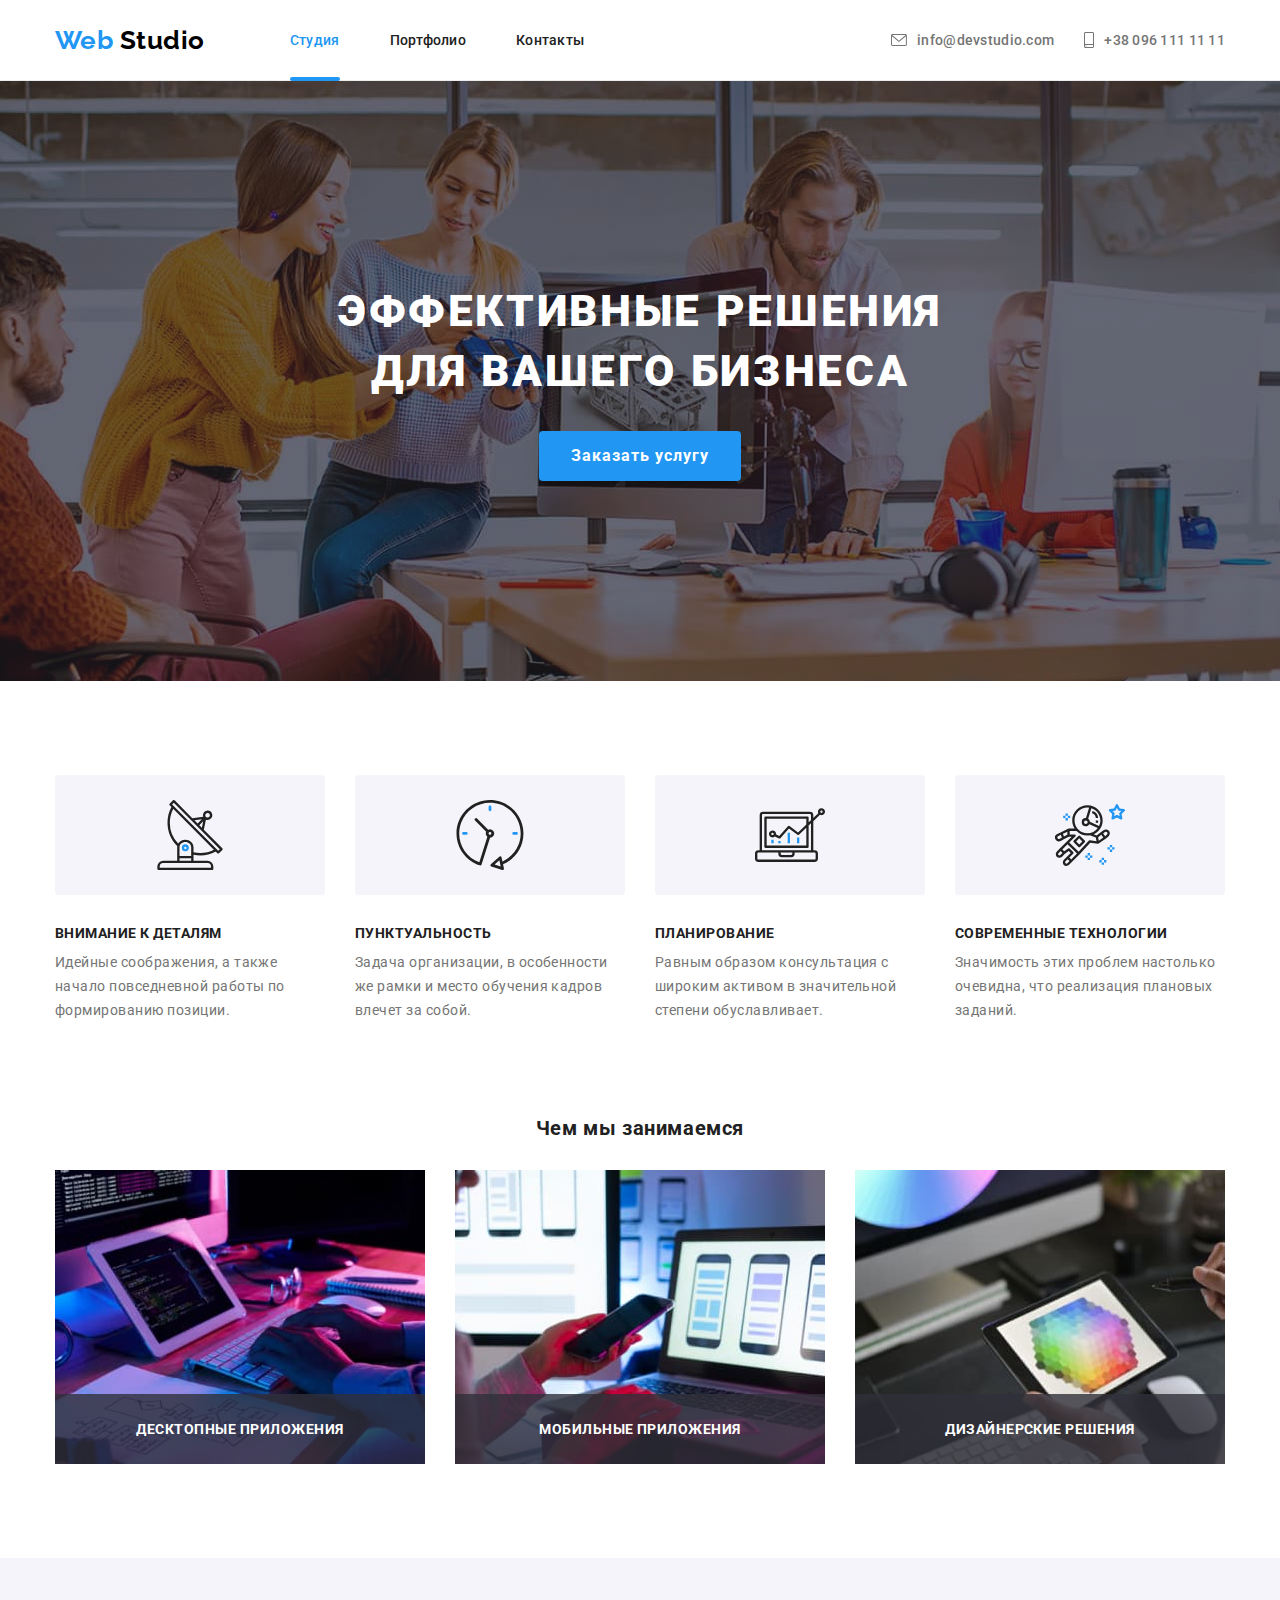
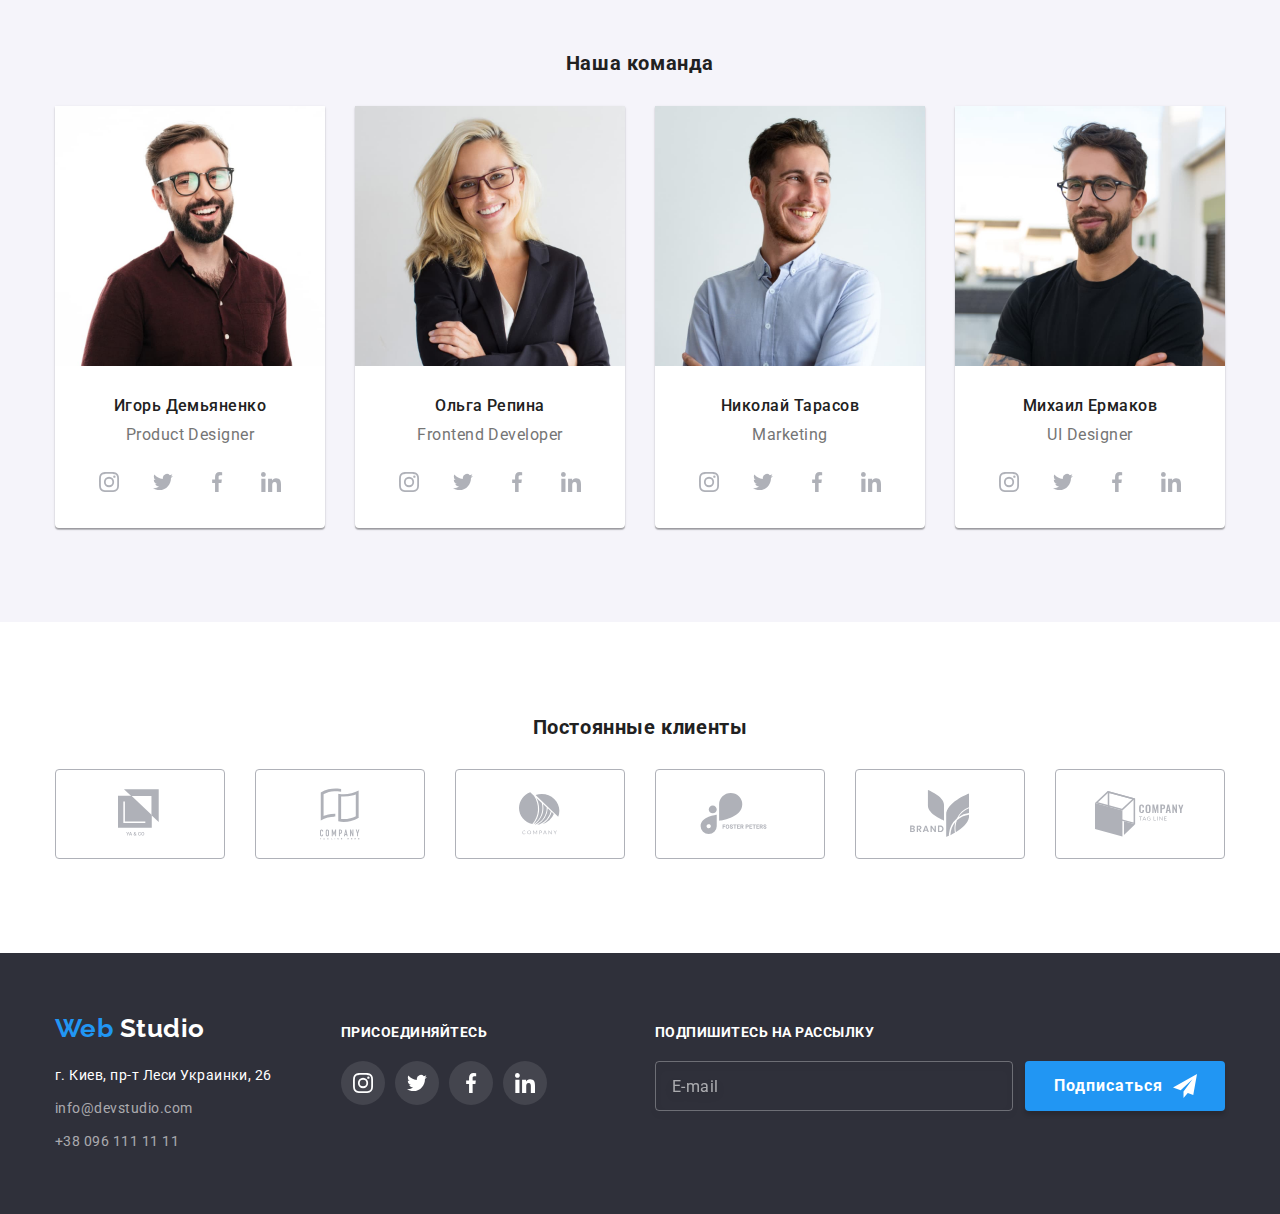
<file: index.html>
<!DOCTYPE html>
<html lang="ru">

<head>
    <meta charset="UTF-8" />
    <meta name="viewport" content="width=device-width, initial-scale=1.0" />
    <title>Studio</title>
    <link
        href="https://fonts.googleapis.com/css2?family=Raleway:wght@700&family=Roboto:wght@400;500;700;900&display=swap"
        rel="stylesheet" />
    <link rel="stylesheet" href="./css/normalize.css" />
    <link rel="stylesheet" href="./css/styles.css" />
    <link rel="stylesheet" href="./css/studio.css" />
    <link rel="stylesheet" href="./css/modal.css" />
</head>

<body>
    <header>
        <div class="container page-header">
            <nav class="header-nav">
                <a href="./" class="logo"> <span>Web </span>Studio</a>
                <ul class="site-nav list">
                    <li class="item"><a href="./index.html" class="link current">Студия</a></li>
                    <li class="item"><a href="./portfolio.html" class="link">Портфолио</a></li>
                    <li class="item"><a href="#" class="link">Контакты</a></li>
                </ul>
            </nav>
            <ul class="contacts list">
                <li class="contacts item">
                    <a href="mailto:info@devstudio.com" class="link" target="_blank" rel="noopener noreferrer">
                        <svg class="contacts-icon envelope">
                            <use href="./images/sprite.svg#icon-envelope"></use>
                        </svg>
                        <span>info@devstudio.com</span>
                    </a>
                </li>
                <li class="contacts item">
                    <a href="tel:+380961111111" class="link" target="_blank" rel="noopener noreferrer">
                        <svg class="contacts-icon smartphone">
                            <use href="./images/sprite.svg#icon-smartphone"></use>
                        </svg>
                        <span>+38 096 111 11 11</span>
                    </a>
                </li>
            </ul>
        </div>
    </header>
    <main>
        <!--Герой-->
        <section class="hero">
            <div class="hero-container">
                <h1 class="hero-title">Эффективные решения для вашего бизнеса</h1>
                <button type="button" class="btn-main" data-modal-open>Заказать услугу</button>
            </div>
        </section>
        <!--Преимущества-->
        <section class="features no-padding">
            <div class="container">
                <h2 hidden class="visually-hidden">Advantage</h2>
                <ul class="features-list list">
                    <li class="features-item">
                        <div class="features-icon-bg">
                            <svg class="features-icon">
                                <use href="./images/sprite.svg#icon-antenna"></use>
                            </svg>
                        </div>
                        <h3 class="features-title">Внимание к деталям</h3>
                        <p>Идейные соображения, а также начало повседневной работы по формированию позиции.</p>
                    </li>
                    <li class="features-item">
                        <div class="features-icon-bg">
                            <svg class="features-icon">
                                <use href="./images/sprite.svg#icon-clock"></use>
                            </svg>
                        </div>
                        <h3 class="features-title">Пунктуальность</h3>
                        <p>Задача организации, в особенности же рамки и место обучения кадров влечет за собой.</p>
                    </li>
                    <li class="features-item">
                        <div class="features-icon-bg">
                            <svg class="features-icon">
                                <use href="./images/sprite.svg#icon-diagram"></use>
                            </svg>
                        </div>
                        <h3 class="features-title">Планирование</h3>
                        <p>Равным образом консультация с широким активом в значительной степени обуславливает.</p>
                    </li>
                    <li class="features-item">
                        <div class="features-icon-bg">
                            <svg class="features-icon">
                                <use href="./images/sprite.svg#icon-astronaut"></use>
                            </svg>
                        </div>
                        <h3 class="features-title">Современные технологии</h3>
                        <p>Значимость этих проблем настолько очевидна, что реализация плановых заданий.</p>
                    </li>
                </ul>
            </div>
        </section>
        <!--Чем мы занимаемся-->
        <section class="services">
            <div class="container">
                <h2 class="section-title">Чем мы занимаемся</h2>
                <ul class="services-list list">
                    <li class="flex-element">
                        <img src="./images/img1.jpg" alt="Десктопные приложения" width="370" />
                        <h3>Десктопные приложения</h3>
                    </li>
                    <li class="flex-element">
                        <img src="./images/img2.jpg" alt="Мобильные приложения" width="370" />
                        <h3>Мобильные приложения</h3>
                    </li>
                    <li class="flex-element">
                        <img src="./images/img3.jpg" alt="Дизайнерские решения веб" width="370" />
                        <h3>Дизайнерские решения</h3>
                    </li>
                </ul>
            </div>
        </section>
        <!--Наша команда-->
        <section class="team">
            <div class="container">
                <h2 class="section-title">Наша команда</h2>
                <ul class="team-list list">
                    <li class="team-card">
                        <img src="images/img4.jpg" alt="Николай Кучеренко" width="270" />
                        <div class="team-main-info">
                            <h3>Игорь Демьяненко</h3>
                            <p>Product Designer</p>
                            <ul class="social-icons-list list">
                                <li class="social-icons-item">
                                    <a href="#" class="social-icons-link" target="_blank" rel="noopener noreferrer"
                                        aria-label="ссылка на Инстаграм">
                                        <svg class="social-icon" width="20" height="20">
                                            <use href="./images/sprite.svg#icon-instagram"></use>
                                        </svg>
                                    </a>
                                </li>
                                <li class="social-icons-item">
                                    <a href="#" class="social-icons-link" target="_blank" rel="noopener norefferer"
                                        aria-label="ссылка на Твиттер">
                                        <svg class="social-icon" width="20" height="20">
                                            <use href="./images/sprite.svg#icon-twitter"></use>
                                        </svg>
                                    </a>
                                </li>
                                <li class="social-icons-item">
                                    <a href="#" class="social-icons-link" target="_blank" rel="noopener norefferer"
                                        aria-label="ссылка на Фейсбук">
                                        <svg class="social-icon" width="20" height="20">
                                            <use href="./images/sprite.svg#icon-facebook"></use>
                                        </svg>
                                    </a>
                                </li>
                                <li class="social-icons-item">
                                    <a href="#" class="social-icons-link" target="_blank" rel="noopener norefferer"
                                        aria-label="ссылка на Линкэдин">
                                        <svg class="social-icon" width="20" height="20">
                                            <use href="./images/sprite.svg#icon-linkedin"></use>
                                        </svg>
                                    </a>
                                </li>
                            </ul>
                        </div>
                    </li>
                    <li class="team-card">
                        <img src="./images/img5.jpg" alt="Ольга Иванова" width="270" />
                        <div class="team-main-info">
                            <h3>Ольга Репина</h3>
                            <p>Frontend Developer</p>
                            <ul class="social-icons-list list">
                                <li class="social-icons-item">
                                    <a href="#" class="social-icons-link" target="_blank" rel="noopener noreferrer"
                                        aria-label="ссылка на Инстаграм">
                                        <svg class="social-icon" width="20" height="20">
                                            <use href="./images/sprite.svg#icon-instagram"></use>
                                        </svg>
                                    </a>
                                </li>
                                <li class="social-icons-item">
                                    <a href="#" class="social-icons-link" target="_blank" rel="noopener norefferer"
                                        aria-label="ссылка на Твиттер">
                                        <svg class="social-icon" width="20" height="20">
                                            <use href="./images/sprite.svg#icon-twitter"></use>
                                        </svg>
                                    </a>
                                </li>
                                <li class="social-icons-item">
                                    <a href="#" class="social-icons-link" target="_blank" rel="noopener norefferer"
                                        aria-label="ссылка на Фейсбук">
                                        <svg class="social-icon" width="20" height="20">
                                            <use href="./images/sprite.svg#icon-facebook"></use>
                                        </svg>
                                    </a>
                                </li>
                                <li class="social-icons-item">
                                    <a href="#" class="social-icons-link" target="_blank" rel="noopener norefferer"
                                        aria-label="ссылка на Линкэдин">
                                        <svg class="social-icon" width="20" height="20">
                                            <use href="./images/sprite.svg#icon-linkedin"></use>
                                        </svg>
                                    </a>
                                </li>
                            </ul>
                        </div>
                    </li>
                    <li class="team-card">
                        <img src="./images/img6.jpg" alt="Андрей Шевченко" width="270" />
                        <div class="team-main-info">
                            <h3>Николай Тарасов</h3>
                            <p>Marketing</p>
                            <ul class="social-icons-list list">
                                <li class="social-icons-item">
                                    <a href="#" class="social-icons-link" target="_blank" rel="noopener noreferrer"
                                        aria-label="ссылка на Инстаграм">
                                        <svg class="social-icon" width="20" height="20">
                                            <use href="./images/sprite.svg#icon-instagram"></use>
                                        </svg>
                                    </a>
                                </li>
                                <li class="social-icons-item">
                                    <a href="#" class="social-icons-link" target="_blank" rel="noopener norefferer"
                                        aria-label="ссылка на Твиттер">
                                        <svg class="social-icon" width="20" height="20">
                                            <use href="./images/sprite.svg#icon-twitter"></use>
                                        </svg>
                                    </a>
                                </li>
                                <li class="social-icons-item">
                                    <a href="#" class="social-icons-link" target="_blank" rel="noopener norefferer"
                                        aria-label="ссылка на Фейсбук">
                                        <svg class="social-icon" width="20" height="20">
                                            <use href="./images/sprite.svg#icon-facebook"></use>
                                        </svg>
                                    </a>
                                </li>
                                <li class="social-icons-item">
                                    <a href="#" class="social-icons-link" target="_blank" rel="noopener norefferer"
                                        aria-label="ссылка на Линкэдин">
                                        <svg class="social-icon" width="20" height="20">
                                            <use href="./images/sprite.svg#icon-linkedin"></use>
                                        </svg>
                                    </a>
                                </li>
                            </ul>
                        </div>
                    </li>
                    <li class="team-card">
                        <img src="./images/img7.jpg" alt="Иван Николаев" width="270" />
                        <div class="team-main-info">
                            <h3>Михаил Ермаков</h3>
                            <p>UI Designer</p>
                            <ul class="social-icons-list list">
                                <li class="social-icons-item">
                                    <a href="#" class="social-icons-link" target="_blank" rel="noopener noreferrer"
                                        aria-label="ссылка на Инстаграм">
                                        <svg class="social-icon" width="20" height="20">
                                            <use href="./images/sprite.svg#icon-instagram"></use>
                                        </svg>
                                    </a>
                                </li>
                                <li class="social-icons-item">
                                    <a href="#" class="social-icons-link" target="_blank" rel="noopener norefferer"
                                        aria-label="ссылка на Твиттер">
                                        <svg class="social-icon" width="20" height="20">
                                            <use href="./images/sprite.svg#icon-twitter"></use>
                                        </svg>
                                    </a>
                                </li>
                                <li class="social-icons-item">
                                    <a href="#" class="social-icons-link" target="_blank" rel="noopener norefferer"
                                        aria-label="ссылка на Фейсбук">
                                        <svg class="social-icon" width="20" height="20">
                                            <use href="./images/sprite.svg#icon-facebook"></use>
                                        </svg>
                                    </a>
                                </li>
                                <li class="social-icons-item">
                                    <a href="#" class="social-icons-link" target="_blank" rel="noopener norefferer"
                                        aria-label="ссылка на Линкэдин">
                                        <svg class="social-icon" width="20" height="20">
                                            <use href="./images/sprite.svg#icon-linkedin"></use>
                                        </svg>
                                    </a>
                                </li>
                            </ul>
                        </div>
                    </li>
                </ul>
            </div>
        </section>
        <!--Наши клиенты-->
        <section class="clients">
            <div class="container studio">
                <h2 class="section-title">Постоянные клиенты</h2>
                <ul class="clients-list list">
                    <li class="clients-item">
                        <a href="#" class="clients-link" target="_blank" rel="noopener noreferrer" aria-label="YA&KO">
                            <svg class="clients-icon" width="45" height="50">
                                <use href="./images/sprite.svg#icon-logo1"></use>
                            </svg>
                        </a>
                    </li>
                    <li class="clients-item">
                        <a href="#" class="clients-link" target="_blank" rel="noopener noreferrer"
                            aria-label="Company Tagline Here">
                            <svg class="clients-icon" width="40" height="52">
                                <use href="./images/sprite.svg#icon-logo2"></use>
                            </svg>
                        </a>
                    </li>
                    <li class="clients-item">
                        <a href="#" class="clients-link" target="_blank" rel="noopener noreferrer" aria-label="Company">
                            <svg class="clients-icon" width="41" height="43">
                                <use href="./images/sprite.svg#icon-logo3"></use>
                            </svg>
                        </a>
                    </li>
                    <li class="clients-item">
                        <a href="#" class="clients-link" target="_blank" rel="noopener noreferrer"
                            aria-label="Foster Peretrs">
                            <svg class="clients-icon" width="80" height="42">
                                <use href="./images/sprite.svg#icon-logo4"></use>
                            </svg>
                        </a>
                    </li>
                    <li class="clients-item">
                        <a href="#" class="clients-link" target="_blank" rel="noopener noreferrer" aria-label="Brand">
                            <svg class="clients-icon" width="59" height="47">
                                <use href="./images/sprite.svg#icon-logo5"></use>
                            </svg>
                        </a>
                    </li>
                    <li class="clients-item">
                        <a href="#" class="clients-link" target="_blank" rel="noopener noreferrer"
                            aria-label="Company Tag Line">
                            <svg class="clients-icon" width="89" height="46">
                                <use href="./images/sprite.svg#icon-logo6"></use>
                            </svg>
                        </a>
                    </li>
                </ul>
            </div>
        </section>
    </main>

    <!-- Футер -->

    <footer class="footer">
        <div class="footer-flexbox container">
            <div class="footer-block-contacts">
                <div class="footer-address-contacts">
                    <a href="./" class="logo logo-footer"> <span>Web </span>Studio</a>
                    <address class="address">
                        <ul class="list">
                            <li class="address-item">г. Киев, пр-т Леси Украинки, 26</li>
                            <li class="address-contacts">
                                <a href="mailto:info@devstudio.com" class="link" target="_blank"
                                    rel="noopener noreferrer">
                                    info@devstudio.com
                                </a>
                            </li>
                            <li class="address-contacts">
                                <a href="tel:+380961111111" class="link" target="_blank" rel="noopener noreferrer">
                                    +38 096 111 11 11
                                </a>
                            </li>
                        </ul>
                    </address>
                </div>
                <div class="footer-social-contacts">
                    <p>
                        <b class="call-to-activity">Присоединяйтесь</b>
                    </p>
                    <ul class="footer-social-icons-list list">
                        <li class="footer-social-icons-item">
                            <a href="#" class="footer-social-icons-link" target="_blank" rel="noopener noreferrer"
                                aria-label="ссылка на Инстаграм">
                                <svg class="footer-social-icon" width="20" height="20">
                                    <use href="./images/sprite.svg#icon-instagram"></use>
                                </svg>
                            </a>
                        </li>
                        <li class="footer-social-icons-item">
                            <a href="#" class="footer-social-icons-link" target="_blank" rel="noopener norefferer"
                                aria-label="ссылка на Твиттер">
                                <svg class="footer-social-icon" width="20" height="20">
                                    <use href="./images/sprite.svg#icon-twitter"></use>
                                </svg>
                            </a>
                        </li>
                        <li class="footer-social-icons-item">
                            <a href="#" class="footer-social-icons-link" target="_blank" rel="noopener norefferer"
                                aria-label="ссылка на Фейсбук">
                                <svg class="footer-social-icon" width="20" height="20">
                                    <use href="./images/sprite.svg#icon-facebook"></use>
                                </svg>
                            </a>
                        </li>
                        <li class="footer-social-icons-item">
                            <a href="#" class="footer-social-icons-link" target="_blank" rel="noopener norefferer"
                                aria-label="ссылка на Линкэдин">
                                <svg class="footer-social-icon" width="20" height="20">
                                    <use href="./images/sprite.svg#icon-linkedin"></use>
                                </svg>
                            </a>
                        </li>
                    </ul>
                </div>
            </div>
            <div class="footer-form">
                <p>
                    <b class="call-to-activity">Подпишитесь на рассылку</b>
                </p>
                <div class="input-form">
                    <form class="mail-form">
                        <div class="input-container">

                            <input class="form-input-mail" type="text" id="mail" placeholder="E-mail" />
                        </div>
                        <button type="submit" class="btn-footer">
                            Подписаться<svg class="icon-logo-thumb" width="24" height="24">
                                <use xlink:href="./images/symbol-defs.svg#icon-icon-send" />
                            </svg>
                        </button>
                    </form>
                </div>
            </div>
        </div>
    </footer>




    <!-- Modal window -->

    <div class="backdrop is-hidden" data-modal>
        <div class="modal">
            <div class="input-modal-title">
                <button type="button" class="btn-modal" data-modal-close>
                    <svg class="modal-icon" width="18" height="18">
                        <use href="./images/sprite.svg#close-back-18dp"></use>
                    </svg>
                </button>
                <h2 class="section-title">Оставьте свои данные, мы вам перезвоним</h2>
                <form action="#" class="modal-title-box">

                    <div class="modal-form-field">
                        <label for="name-form" name="user-name">
                            <span class="text-dec-label">Имя</span>
                            <input class="contact-form-text" type="text" name="user-name*" id="name-form">
                            <svg class="icon-form-input">
                                <use xlink:href="./images/sprite.svg#icon-human" />
                            </svg>
                        </label>

                    </div>

                    <div class="modal-form-field">

                        <label for="tel-form"><span class="text-dec-label">Телефон</span>
                            <input class="contact-form-text" type="tel" name="tel*" id="tel-form">
                            <svg class="icon-form-input">
                                <use xlink:href="./images/sprite.svg#icon-tel" />
                            </svg>
                        </label>

                    </div>


                    <div class="modal-form-field">

                        <label for="mail-form">
                            <span class="text-dec-label">Почта</span>
                            <input class="contact-form-text" type="mail" name="mail*" id="mail-form">
                            <svg class="icon-form-input">
                                <use xlink:href="./images/sprite.svg#icon-mail" />
                            </svg>
                        </label>

                    </div>


                    <div class="modal-form-field">
                        <label for="comment-form"><span class="text-dec-label">Комментарий</span>
                            <textarea class="contact-form-massage" placeholder="Введите текст" name="user-messag"
                                type="comment" id="comment-form"></textarea> </label>

                    </div>

                    <div class="modal-form-confirmation">
                        <input class="contact-form-input visually-hidden" type="checkbox" for="checkbox" value="accept"
                            name="policy" id="policy"></input>
                        <label class="confirmation" for="policy">
                            <span class="confirmation-title">Соглашаюсь с рассылкой
                                и принимаю &nbsp;</span>
                            <a href="./index.html" class="accept-text-desc">Условия договора</a></label>
                    </div>


                    <button type="submit" class="btn-modal-push">Отправить</button>
                </form>

            </div>
        </div>
    </div>
    <script src="./js/modal.js"></script>
</body>

</html>
</file>
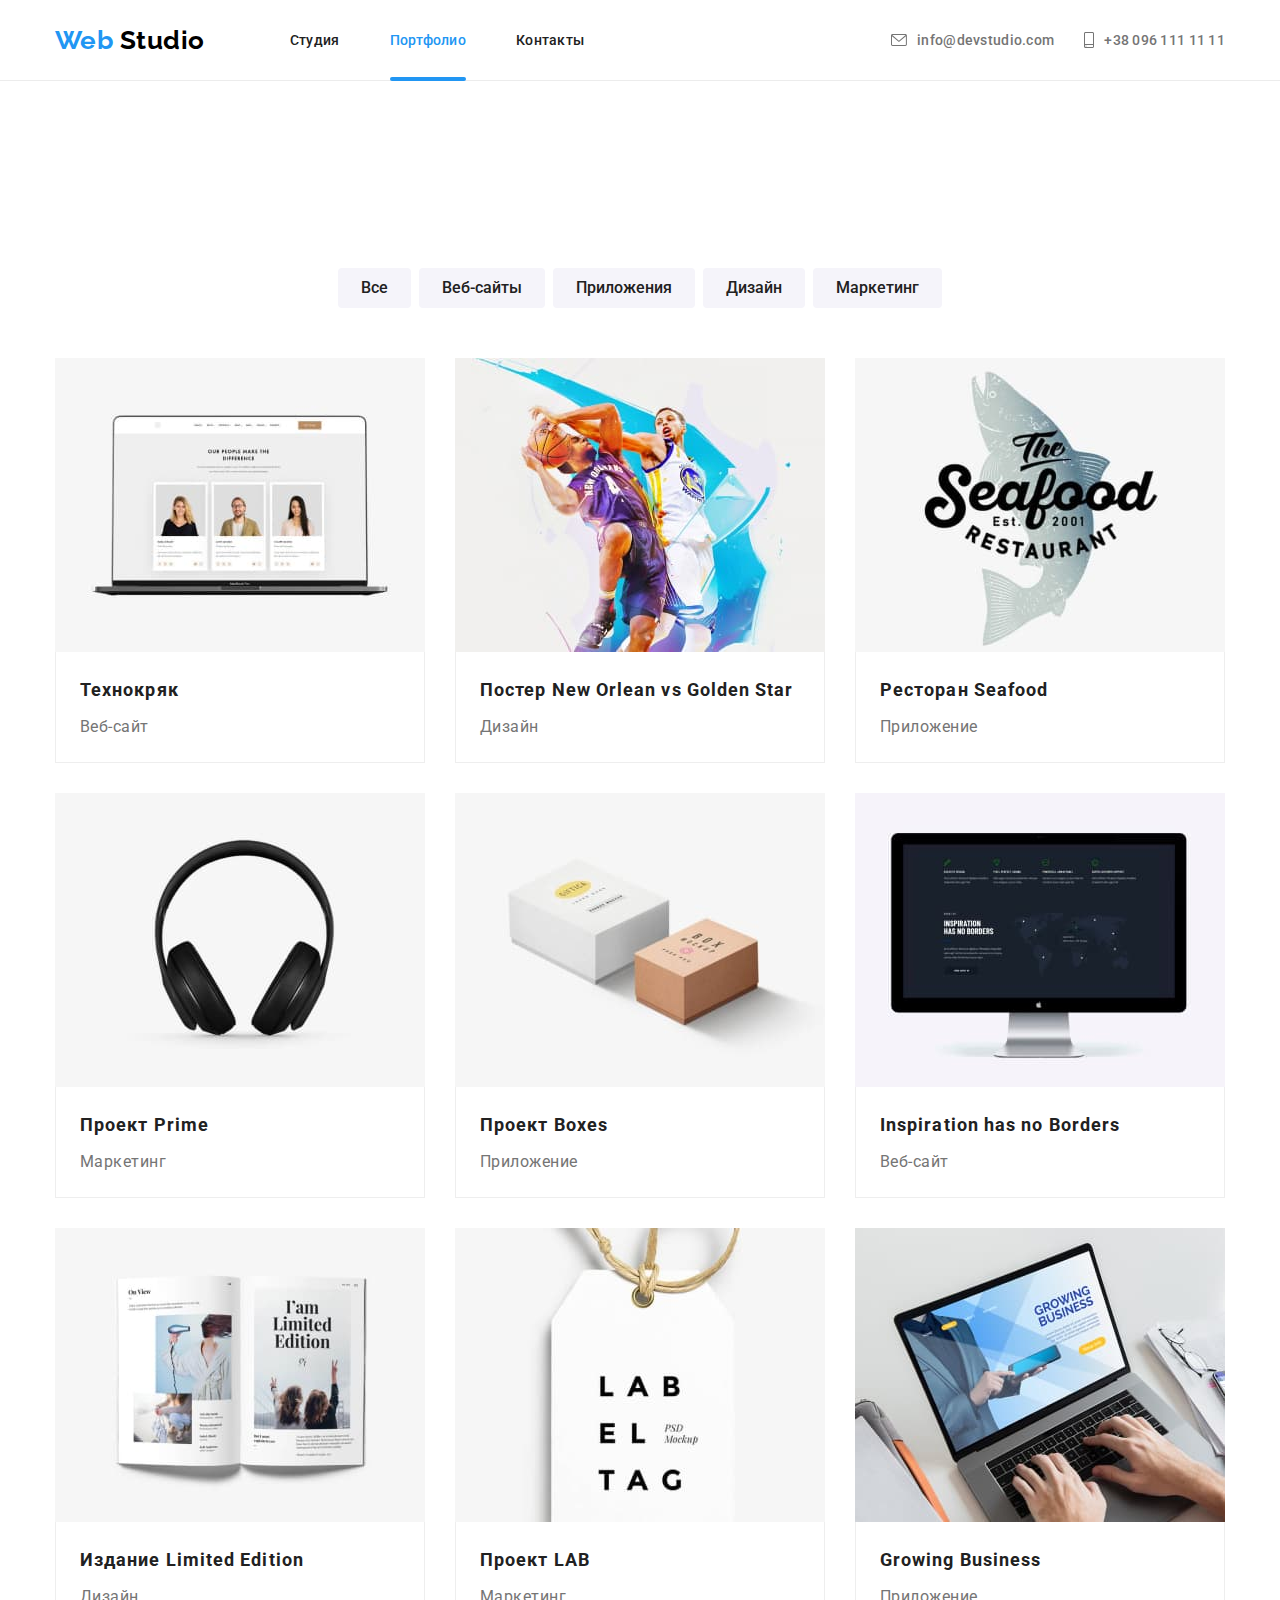
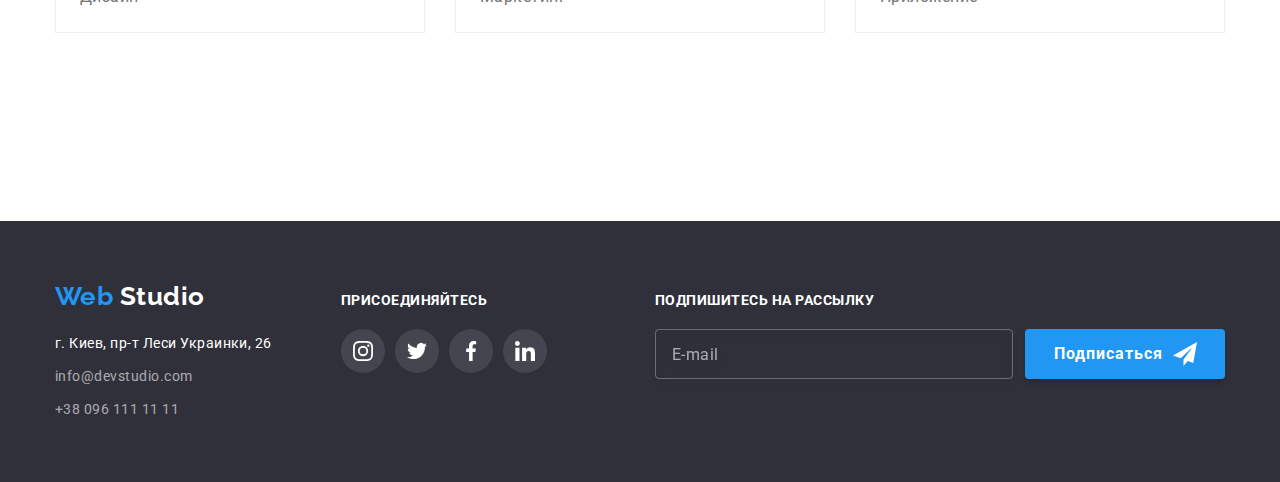
<file: portfolio.html>
<!DOCTYPE html>
<html lang="ru">
    <head>
        <meta charset="UTF-8" />
        <meta name="viewport" content="width=device-width, initial-scale=1.0" />
        <title>Portfolio</title>
        <link href="https://fonts.googleapis.com/css2?family=Raleway:wght@700&family=Roboto:wght@400;500;700;900&display=swap" rel="stylesheet" />
        <link rel="stylesheet" href="./css/normalize.css" />
        <link rel="stylesheet" href="./css/styles.css" />
        <link rel="stylesheet" href="./css/portfolio.css" />
        <link rel="stylesheet" href="./css/modal.css" />
        <link rel="stylesheet" href="./css/studio.css" />
    </head>
    <body>
        <header>
            <div class="container page-header">
                <nav class="header-nav">
                    <a href="./" class="logo"> <span>Web </span>Studio</a>
                    <ul class="site-nav list">
                        <li class="item"><a href="./index.html" class="link">Студия</a></li>
                        <li class="item"><a href="./portfolio.html" class="link current">Портфолио</a></li>
                        <li class="item"><a href="#" class="link">Контакты</a></li>
                    </ul>
                </nav>
                <ul class="contacts list">
                    <li class="contacts item">
                        <a href="mailto:info@devstudio.com" class="link" target="_blank" rel="noopener noreferrer">
                            <svg class="contacts-icon envelope">
                                <use href="./images/sprite.svg#icon-envelope"></use>
                            </svg>
                            info@devstudio.com
                        </a>
                    </li>
                    <li class="contacts item">
                        <a href="tel:+380961111111" class="link" target="_blank" rel="noopener noreferrer">
                            <svg class="contacts-icon smartphone">
                                <use href="./images/sprite.svg#icon-smartphone"></use>
                            </svg>
                            +38 096 111 11 11
                        </a>
                    </li>
                </ul>
            </div>
        </header>
        <main>
            <section class="portfolio container">
                <h1 hidden class="visually-hidden">Портфолио</h1>
                <!-- Фильтр -->
                <ul class="portfolio-filter list">
                    <li class="item"><button type="button" class="btn">Все</button></li>
                    <li class="item"><button type="button" class="btn">Веб-сайты</button></li>
                    <li class="item"><button type="button" class="btn">Приложения</button></li>
                    <li class="item"><button type="button" class="btn">Дизайн</button></li>
                    <li class="item"><button type="button" class="btn">Маркетинг</button></li>
                </ul>
                <!-- Карточки -->
                <ul class="portolio-list list">
                    <li class="portfolio-projects">
                        <a href="" target="_blank" rel="noopener noreferrer">
                            <div class="projects-thumb">
                                <img src="./images/project1.jpg" alt="Ноутбук" width="370" height="294" />
                                <p class="overlay">
                                    Технокряк это современная площадка распространения коронавируса. Компании используют эту платформу для цифрового шпионажа и атак на защищённые сервера конкурентов.
                                </p>
                            </div>
                            <div class="portfolio-projects-desc">
                                <h2 class="projects-title">Технокряк</h2>
                                <p class="projects-subtitle">Веб-сайт</p>
                            </div>
                        </a>
                    </li>
                    <li class="portfolio-projects">
                        <a href="" target="_blank" rel="noopener noreferrer">
                            <div class="projects-thumb">
                                <img src="./images/project2.jpg" alt="Постер Баскетбол" width="370" height="294" />
                                <p class="overlay">
                                    Технокряк это современная площадка распространения коронавируса. Компании используют эту платформу для цифрового шпионажа и атак на защищённые сервера конкурентов.
                                </p>
                            </div>
                            <div class="portfolio-projects-desc">
                                <h2 class="projects-title">Постер New Orlean vs Golden Star</h2>
                                <p class="projects-subtitle">Дизайн</p>
                            </div>
                        </a>
                    </li>
                    <li class="portfolio-projects">
                        <a href="" target="_blank" rel="noopener noreferrer">
                            <div class="projects-thumb">
                                <img src="./images/project3.jpg" alt="Рестран рыбный" width="370" height="294" />
                                <p class="overlay">
                                    Технокряк это современная площадка распространения коронавируса. Компании используют эту платформу для цифрового шпионажа и атак на защищённые сервера конкурентов.
                                </p>
                            </div>
                            <div class="portfolio-projects-desc">
                                <h2 class="projects-title">Ресторан Seafood</h2>
                                <p class="projects-subtitle">Приложение</p>
                            </div>
                        </a>
                    </li>
                    <li class="portfolio-projects">
                        <a href="" target="_blank" rel="noopener noreferrer">
                            <div class="projects-thumb">
                                <img src="./images/project4.jpg" alt="Наушники" width="370" height="294" />
                                <p class="overlay">
                                    Технокряк это современная площадка распространения коронавируса. Компании используют эту платформу для цифрового шпионажа и атак на защищённые сервера конкурентов.
                                </p>
                            </div>
                            <div class="portfolio-projects-desc">
                                <h2 class="projects-title">Проект Prime</h2>
                                <p class="projects-subtitle">Маркетинг</p>
                            </div>
                        </a>
                    </li>
                    <li class="portfolio-projects">
                        <a href="" target="_blank" rel="noopener noreferrer">
                            <div class="projects-thumb">
                                <img src="./images/project5.jpg" alt="Две коробки" width="370" height="294" />
                                <p class="overlay">
                                    Технокряк это современная площадка распространения коронавируса. Компании используют эту платформу для цифрового шпионажа и атак на защищённые сервера конкурентов.
                                </p>
                            </div>
                            <div class="portfolio-projects-desc">
                                <h2 class="projects-title">Проект Boxes</h2>
                                <p class="projects-subtitle">Приложение</p>
                            </div>
                        </a>
                    </li>
                    <li class="portfolio-projects">
                        <a href="" target="_blank" rel="noopener noreferrer">
                            <div class="projects-thumb">
                                <img src="./images/project6.jpg" alt="Монитор с темной заставкой" width="370" height="294" />
                                <p class="overlay">
                                    Технокряк это современная площадка распространения коронавируса. Компании используют эту платформу для цифрового шпионажа и атак на защищённые сервера конкурентов.
                                </p>
                            </div>
                            <div class="portfolio-projects-desc">
                                <h2 class="projects-title">Inspiration has no Borders</h2>
                                <p class="projects-subtitle">Веб-сайт</p>
                            </div>
                        </a>
                    </li>
                    <li class="portfolio-projects">
                        <a href="" target="_blank" rel="noopener noreferrer">
                            <div class="projects-thumb">
                                <img src="./images/project7.jpg" alt="Развернутая книга" width="370" height="294" />
                                <p class="overlay">
                                    Технокряк это современная площадка распространения коронавируса. Компании используют эту платформу для цифрового шпионажа и атак на защищённые сервера конкурентов.
                                </p>
                            </div>
                            <div class="portfolio-projects-desc">
                                <h2 class="projects-title">Издание Limited Edition</h2>
                                <p class="projects-subtitle">Дизайн</p>
                            </div>
                        </a>
                    </li>
                    <li class="portfolio-projects">
                        <a href="" target="_blank" rel="noopener noreferrer">
                            <div class="projects-thumb">
                                <img src="./images/project8.jpg" alt="Бирка" width="370" height="294" />
                                <p class="overlay">
                                    Технокряк это современная площадка распространения коронавируса. Компании используют эту платформу для цифрового шпионажа и атак на защищённые сервера конкурентов.
                                </p>
                            </div>
                            <div class="portfolio-projects-desc">
                                <h2 class="projects-title">Проект LAB</h2>
                                <p class="projects-subtitle">Маркетинг</p>
                            </div>
                        </a>
                    </li>
                    <li class="portfolio-projects">
                        <a href="" target="_blank" rel="noopener noreferrer">
                            <div class="projects-thumb">
                                <img src="./images/project9.jpg" alt="Ноутбук" width="370" height="294" />
                                <p class="overlay">
                                    Технокряк это современная площадка распространения коронавируса. Компании используют эту платформу для цифрового шпионажа и атак на защищённые сервера конкурентов.
                                </p>
                            </div>
                            <div class="portfolio-projects-desc">
                                <h2 class="projects-title">Growing Business</h2>
                                <p class="projects-subtitle">Приложение</p>
                            </div>
                        </a>
                    </li>
                </ul>
            </section>
        </main>

    <!-- Футер -->

    <footer class="footer">
        <div class="footer-flexbox container">
            <div class="footer-block-contacts">
                <div class="footer-address-contacts">
                    <a href="./" class="logo logo-footer"> <span>Web </span>Studio</a>
                    <address class="address">
                        <ul class="list">
                            <li class="address-item">г. Киев, пр-т Леси Украинки, 26</li>
                            <li class="address-contacts">
                                <a href="mailto:info@devstudio.com" class="link" target="_blank"
                                    rel="noopener noreferrer">
                                    info@devstudio.com
                                </a>
                            </li>
                            <li class="address-contacts">
                                <a href="tel:+380961111111" class="link" target="_blank" rel="noopener noreferrer">
                                    +38 096 111 11 11
                                </a>
                            </li>
                        </ul>
                    </address>
                </div>
                <div class="footer-social-contacts">
                    <p>
                        <b class="call-to-activity">Присоединяйтесь</b>
                    </p>
                    <ul class="footer-social-icons-list list">
                        <li class="footer-social-icons-item">
                            <a href="#" class="footer-social-icons-link" target="_blank" rel="noopener noreferrer"
                                aria-label="ссылка на Инстаграм">
                                <svg class="footer-social-icon" width="20" height="20">
                                    <use href="./images/sprite.svg#icon-instagram"></use>
                                </svg>
                            </a>
                        </li>
                        <li class="footer-social-icons-item">
                            <a href="#" class="footer-social-icons-link" target="_blank" rel="noopener norefferer"
                                aria-label="ссылка на Твиттер">
                                <svg class="footer-social-icon" width="20" height="20">
                                    <use href="./images/sprite.svg#icon-twitter"></use>
                                </svg>
                            </a>
                        </li>
                        <li class="footer-social-icons-item">
                            <a href="#" class="footer-social-icons-link" target="_blank" rel="noopener norefferer"
                                aria-label="ссылка на Фейсбук">
                                <svg class="footer-social-icon" width="20" height="20">
                                    <use href="./images/sprite.svg#icon-facebook"></use>
                                </svg>
                            </a>
                        </li>
                        <li class="footer-social-icons-item">
                            <a href="#" class="footer-social-icons-link" target="_blank" rel="noopener norefferer"
                                aria-label="ссылка на Линкэдин">
                                <svg class="footer-social-icon" width="20" height="20">
                                    <use href="./images/sprite.svg#icon-linkedin"></use>
                                </svg>
                            </a>
                        </li>
                    </ul>
                </div>
            </div>
            <div class="footer-form">
                <p>
                    <b class="call-to-activity">Подпишитесь на рассылку</b>
                </p>
                <div class="input-form">
                    <form class="mail-form">
                        <div class="input-container">

                            <input class="form-input-mail" type="text" id="mail" placeholder="E-mail" />
                        </div>
                        <button type="submit" class="btn-footer">
                            Подписаться<svg class="icon-logo-thumb" width="24" height="24">
                                <use xlink:href="./images/symbol-defs.svg#icon-icon-send" />
                            </svg>
                        </button>
                    </form>
                </div>
            </div>
        </div>
    </footer>
    </body>
</html>
</file>
<file: css/styles.css>
:root {
    --primary-title-color: #212121;
    --primary-text-color: #757575;
    --accept-color: #2196f3;
    --white-color: #ffffff;
    --black-color: #000000;
    --footer-bg-color: #2f303a;
    --footer-text-color: rgba(255, 255, 255, 0.6);
}

html {
    box-sizing: border-box;
}

*,
*::before,
*::after {
    /* outline: 1px solid red; */
    box-sizing: inherit;
}


body {
    font-family: 'Roboto', sans-serif;
    letter-spacing: 0.03em;
}

/* Утилиты */
a {
    display: block;
    text-decoration: none;
}

address {
    font-style: normal;
}

img {
    display: block;
}

.list {
    list-style: none;
    padding: 0;
    margin: 0;
}

.container {
    width: 1200px;
    margin-right: auto;
    margin-left: auto;
    padding-right: 15px;
    padding-left: 15px;
}

.visually-hidden {
    position: absolute !important;
    clip: rect(1px 1px 1px 1px);
    clip: rect(1px, 1px, 1px, 1px);
    padding: 0 !important;
    border: 0 !important;
    height: 1px !important;
    width: 1px !important;
    overflow: hidden;
}

/* Header */

header {
    border-bottom: 1px solid #ececec;
}

.page-header {
    display: flex;
    align-items: center;
}

.header-nav {
    display: flex;
    align-items: center;
}

.logo {
    font-family: 'Raleway', sans-serif;
    font-weight: 700;
    font-size: 26px;
    line-height: 1.192;
    color: var(--black-color);
}

.logo span {
    color: var(--accept-color);
}

.site-nav {
    display: flex;
    margin-left: 85px;
}

.site-nav .item:not(:last-child) {
    margin-right: 50px;
}

.site-nav .link {
    padding-top: 32px;
    padding-bottom: 32px;

    font-weight: 500;
    font-size: 14px;
    line-height: 1.143;
    letter-spacing: 0.02em;
    color: var(--primary-title-color);

    transition: color 250ms cubic-bezier(0.4, 0, 0.2, 1);
}

.site-nav .current {
    position: relative;
    color: var(--accept-color);
}

.site-nav .current::after {
    position: absolute;
    bottom: -1px;
    display: block;
    content: ' ';
    border-radius: 2px;
    width: 100%;
    height: 4px;
    background: var(--accept-color);
}

.site-nav .link:hover,
.site-nav .link:focus {
    color: var(--accept-color);
}

.contacts {
    display: flex;
    margin-left: auto;
}

.contacts .item + .item {
    margin-left: 30px;
}

.contacts .link {
    display: flex;
    align-items: center;
    font-weight: 500;
    font-size: 14px;
    line-height: 1.143;
    letter-spacing: 0.02em;
    color: #757575;

    transition: color 250ms cubic-bezier(0.4, 0, 0.2, 1);
}

.contacts-icon {
    margin-right: 10px;
    fill: currentColor;
}

.contacts-icon.envelope {
    width: 16px;
    height: 12px;
}

.contacts-icon.smartphone {
    width: 10px;
    height: 16px;
}

.contacts .link:hover,
.contacts .link:focus {
    color: var(--accept-color);
}

/* Футер */
.footer {
    background-color: #2f303a;
    color: var(--white-color);
}

.footer-flexbox {
    display: flex;
    justify-content: space-between;
    align-items: baseline;
    padding-top: 60px;
    padding-bottom: 60px;
}

.footer-block-contacts {
    display: flex;
    align-items: baseline;
}

.logo-footer {
    margin-bottom: 20px;
    color: var(--white-color);
}

.address > .list {
    font-weight: 400;
    font-size: 14px;
    line-height: 1.714;
}

.address-contacts .link {
    margin-top: 9px;
    color: var(--footer-text-color);

    transition: color 250ms cubic-bezier(0.4, 0, 0.2, 1);
}

.address-contacts .link:hover,
.address-contacts .link:focus {
    color: var(--accept-color);
}

.footer-social-contacts {
    margin-left: 69px;
}

.footer p {
    margin-top: 0;
    margin-bottom: 20px;
}

.call-to-activity {
    font-weight: 700;
    font-size: 14px;
    line-height: 1.143;
    text-transform: uppercase;
}

.footer-social-icons-list {
    display: flex;
    justify-content: center;
}
.footer-social-icons-link {
    display: flex;
    justify-content: center;
    align-items: center;
    width: 44px;
    height: 44px;
    border-radius: 50%;
    color: var(--white-color);
    background-color: rgba(255, 255, 255, 0.1);

    transition: background-color 250ms cubic-bezier(0.4, 0, 0.2, 1);
}

.footer-social-icons-item:not(:last-child) {
    margin-right: 10px;
}

.footer-social-icons-link:hover,
.footer-social-icons-link:focus {
    background-color: var(--accept-color);
}

.footer-social-icon {
    fill: currentColor;
}

.input-form {
    display: flex;
}

.email-input {
    display: flex;
    align-items: center;
    border-radius: 4px;
    padding: 15px 295px 16px 15px;
    margin-right: 12px;
    font-weight: 400;
    font-size: 16px;
    line-height: 1.25;
    color: var(--footer-text-color);
    border: 1px solid rgba(255, 255, 255, 0.3);
}

.btn-footer {
    display: flex;
    align-items: center;
    min-width: 200px;
    min-height: 50px;
    padding: 10px 28px 10px 29px;
    border-radius: 4px;

    font-weight: 700;
    font-size: 16px;
    line-height: 1.875;
    text-align: center;
    letter-spacing: 0.06em;
    color: var(--white-color);
    background: var(--accept-color);
    box-shadow: 0px 4px 4px rgba(0, 0, 0, 0.15);
    cursor: pointer;
}


.icon-logo-thumb {
    justify-content: center;
    align-items: center;
    fill: white;
    margin-left: 10px;
}
</file>
<file: css/studio.css>
section {
    padding-top: 94px;
    padding-bottom: 94px;
}

/* Секция героя */
.hero {
    display: flex;
    max-width: 1600px;
    min-height: 600px;
    margin-left: auto;
    margin-right: auto;

    background-color: #c4c4c4;
    background-image: linear-gradient(to right, rgba(47, 48, 58, 0.4), rgba(47, 48, 58, 0.4)), url(../images/hero-img.jpg);
    background-repeat: no-repeat;
    background-position: center;
    background-size: cover;
}

.hero-container {
    display: flex;
    flex-wrap: wrap;
    justify-content: center;
    max-width: 696px;
    margin: auto;
}

.hero-title {
    margin-top: 0;
    margin-bottom: 30px;

    font-weight: 900;
    font-size: 44px;
    line-height: 1.364;
    letter-spacing: 0.06em;
    text-align: center;
    text-transform: uppercase;
    color: var(--white-color);
}

.btn-main {
    border-radius: 4px;
    border: 0 solid transparent;
    min-width: 200px;
    padding: 10px 32px;

    font-weight: 700;
    font-size: 16px;
    line-height: 1.875;

    letter-spacing: 0.06em;
    color: var(--white-color);
    background-color: var(--accept-color);
    box-shadow: 0px 4px 4px rgba(0, 0, 0, 0.15);
    cursor: pointer;

    transition: color 250ms cubic-bezier(0.4, 0, 0.2, 1), background-color 250ms cubic-bezier(0.4, 0, 0.2, 1);
}

.btn-main:hover,
.btn-main:focus {
    color: var(--accept-color);
    background-color: var(--white-color);
}

/* Заголовки секций */
.section-title {
    margin-top: 0;
    margin-bottom: 50px;
    font-weight: bold;
    font-size: 36px;
    line-height: 1.167;
    text-align: center;
    color: var(--primary-title-color);
}

/* Преимущества */

section.no-padding {
    padding-bottom: 0;
}

.features-list {
    display: flex;
}

.features-list > .features-item {
    width: calc((100% -90px) / 4);
}

.features-list > .features-item:not(:last-child) {
    margin-right: 30px;
}

.features-icon-bg {
    display: flex;
    justify-content: center;
    align-items: center;
    width: 270px;
    height: 120px;
    background-color: #f5f4fa;
    border-radius: 4px;
}

.features-icon {
    width: 70px;
    height: 70px;
}

.features-title {
    margin-top: 30px;
    margin-bottom: 10px;

    font-weight: 700;
    font-size: 14px;
    line-height: 1.143;
    text-transform: uppercase;
    color: var(--primary-title-color);
}

.features p {
    margin: 0;
    font-weight: 400;
    font-size: 14px;
    line-height: 1.714;
    color: var(--primary-text-color);
}

/* Чем мы занимаемся */
.services-list {
    display: flex;
    flex-wrap: wrap;
}

.services-list .flex-element {
    width: calc((100% - 60px) / 3);
}

.services-list .flex-element:not(:nth-child(3n)) {
    margin-right: 30px;
}

.services-list .flex-element {
    position: relative;
}

.services-list h3 {
    position: absolute;
    bottom: 0;
    margin: 0;
    padding-top: 27px;
    padding-bottom: 27px;
    font-weight: 700;
    font-size: 14px;
    line-height: 1.143;
    text-align: center;
    text-transform: uppercase;

    width: 100%;
    height: 70px;
    color: var(--white-color);
    background: rgba(47, 48, 58, 0.8);
}

/* Наша команда */
.team {
    background-color: #f5f4fa;
}

.team-list {
    display: flex;
    flex-wrap: wrap;
}

.team-card {
    width: calc((100% - 90px) / 4);
    border-radius: 0px 0px 4px 4px;
    background-color: var(--white-color);
    box-shadow: 0px 1px 3px rgba(0, 0, 0, 0.12), 0px 1px 1px rgba(0, 0, 0, 0.14), 0px 2px 1px rgba(0, 0, 0, 0.2);
}

.team-list .team-card:not(:nth-child(4n)) {
    margin-right: 30px;
}

.team-main-info {
    padding-top: 30px;
    padding-bottom: 24px;
}

.team h3 {
    margin-top: 0;
    margin-bottom: 10px;

    font-weight: 500;
    font-size: 16px;
    line-height: 1.187;
    text-align: center;
    color: var(--primary-title-color);
}

.team p {
    margin-top: 0;
    margin-bottom: 16px;

    font-weight: 400;
    font-size: 16px;
    line-height: 1.187;
    text-align: center;
    color: var(--primary-text-color);
}

.social-icons-list {
    display: flex;
    justify-content: center;
}
.social-icons-link {
    display: flex;
    justify-content: center;
    align-items: center;
    width: 44px;
    height: 44px;
    border-radius: 50%;
    color: #afb1b8;
    background-color: transparent;

    transition: color 250ms cubic-bezier(0.4, 0, 0.2, 1), background-color 250ms cubic-bezier(0.4, 0, 0.2, 1);
}

.social-icons-item:not(:last-child) {
    margin-right: 10px;
}

.social-icons-link:hover,
.social-icons-link:focus {
    color: var(--white-color);
    background-color: var(--accept-color);
}

.social-icon {
    fill: currentColor;
}

/* Наши клиенты */

.clients-list {
    display: flex;
}

.clients-list .clients-item {
    width: calc((100% - 150px) / 6);
}

.clients-list .clients-item:not(:nth-child(6n)) {
    margin-right: 30px;
}

.clients-link {
    display: flex;
    justify-content: center;
    align-items: center;
    width: 170px;
    height: 90px;

    border: 1px solid #afb1b8;
    box-sizing: border-box;
    border-radius: 4px;
    color: #afb1b8;

    transition: color 250ms cubic-bezier(0.4, 0, 0.2, 1), background-color 250ms cubic-bezier(0.4, 0, 0.2, 1);
}

.clients-icon {
    fill: currentColor;
}

.clients-link:hover,
.clients-link:focus {
    border-color: var(--accept-color);
    color: var(--accept-color);
}

/* кнопка подписаться - футер */


.btn-modal {
    width: 30px;
    height: 30px;
    margin-top: 8px;
    margin-right: 8px;
    background-color: var(--white-color);
    border: 1px solid rgba(0, 0, 0, 0.1);
    box-sizing: border-box;
    border-radius: 50%;
    cursor: pointer;
}


.form-input-label {

    display: flex;
    position: absolute;
    color: rgba(255, 255, 255, 0.6);
    top: 50%;
    left: 16px;
    transform: translateY(-50%);

}

.mail-form {
    display: flex;
}

.input-container {
    display: flex;
    position: relative;
    justify-content: center;
    margin-right: 12px;
}

.form-input-mail {
    color: white;
    padding: 15px 0 15px 16px;
    background-color: transparent;
    border: 1px solid rgba(255, 255, 255, 0.3);
    box-sizing: border-box;
    filter: drop-shadow(0px 4px 4px rgba(0, 0, 0, 0.15));
    border-radius: 4px;
    width: 358px;
    height: 50px;
}

.btn-footer {
    border: 0 solid transparent;
    background-color: var(--accept-color);
    transition: color 250ms cubic-bezier(0.4, 0, 0.2, 1),
        background-color 250ms cubic-bezier(0.4, 0, 0.2, 1);
}

.form-input-mail:focus + form-input-label {
    opacity: 0;
}
</file>
<file: css/modal.css>
/* модальное окно */
.backdrop {
    position: fixed;
    left: 0;
    right: 0;
    top: 0;
    bottom: 0;
    background-color: rgba(0, 0, 0, 0.5);
    transition: all 250ms linear;
}

.backdrop.is-hidden {
    opacity: 0;
    visibility: hidden;
    pointer-events: none;
    transition: all 250ms linear 250ms;
}

.modal {
    padding: 40px;
    border-radius: 4px;
    position: absolute;
    top: 50%;
    left: 50%;
    transform: translate(-50%, -50%) scale(1);
    min-width: 528px;
    background-color: var(--white-color);
    transition: transform 250ms linear 150ms;
    box-shadow: 0px 1px 3px rgba(0, 0, 0, 0.12),
    0px 1px 1px rgba(0, 0, 0, 0.14),
    0px 2px 1px rgba(0, 0, 0, 0.2);
}

.backdrop.is-hidden .modal {
    transform: translateX(-50%) scale(0);
    transition: transform 250ms linear 0s;
}



/* Заполнение модалки */

.btn-modal {
    outline: none;
    
    position: absolute;
    top: 8px;
    right: 8px;
    display: flex;
    justify-content: center;
    align-items: center;
    margin: 0;
    padding: 0;
    color: var(--primary-title-color);
}

.btn-modal:hover {
    color: var(--accept-color);
}

.modal-icon {
    fill: currentColor;
}

.section-title {
    margin-bottom: 30px;
    font-size: 20px;
    letter-spacing: 0.03em;
}


.btn-modal-push {
    position: relative;
    left: 50%;
    transform: translate(-50%, 0);
    width: 200px;
    height: 50px;
    border: 0 solid transparent;
    color: var(--white-color);
    background-color: var(--accept-color);
    transition: color 250ms cubic-bezier(0.4, 0, 0.2, 1),
        background-color 250ms cubic-bezier(0.4, 0, 0.2, 1);
    border-radius: 4px;
    cursor: pointer;
    margin-bottom: 0;
    padding: 0;
}

.modal-title-box {
    display: flex;
    flex-direction: column;
    margin: 0 auto;
}

.contact-form-massage {

    padding: 12px 16px;
    width: 100%;
    height: 120px;

    background: #FFFFFF;
    border-radius: 4px;
    resize: none;
    border: 1px solid rgba(33, 33, 33, 0.2);
    box-sizing: border-box;
    outline: none;
}


.form-input-mail::-webkit-input-placeholder {
    font-family: Roboto;
    font-style: normal;
    font-weight: normal;
    font-size: 16px;
    line-height: 20px;
    /* identical to box height, or 125% */

    display: flex;
    align-items: center;
    letter-spacing: 0.03em;

    color: rgba(255, 255, 255, 0.6);
}

.form-input-mail::-moz-placeholder {
    font-family: Roboto;
    font-style: normal;
    font-weight: normal;
    font-size: 16px;
    line-height: 20px;
    /* identical to box height, or 125% */

    display: flex;
    align-items: center;
    letter-spacing: 0.03em;

    color: rgba(255, 255, 255, 0.6);
}

.form-input-mail:-moz-placeholder {
    font-family: Roboto;
    font-style: normal;
    font-weight: normal;
    font-size: 16px;
    line-height: 20px;
    /* identical to box height, or 125% */

    display: flex;
    align-items: center;
    letter-spacing: 0.03em;

    color: rgba(255, 255, 255, 0.6);
}

.form-input-mail:-ms-input-placeholder,
::-webkit-input-placeholder,
::-moz-placeholder,
:-moz-placeholder,
:-ms-input-placeholder {
    font-family: Roboto;
    font-style: normal;
    font-weight: normal;
    font-size: 16px;
    line-height: 20px;
    display: flex;
    align-items: center;
    letter-spacing: 0.03em;
    color: rgba(255, 255, 255, 0.6);
}

.contact-form-text {
    padding-left: 42px;
    width: 100%;
    height: 40px;
    background: #FFFFFF;
    border-radius: 4px;
    resize: none;
    border: 1px solid rgba(33, 33, 33, 0.2);
    box-sizing: border-box;
    outline: none;
}

.text-dec-label {
    position: absolute;
    font-family: Roboto;
    font-style: normal;
    font-weight: normal;
    font-size: 12px;
    line-height: 14px;
    letter-spacing: 0.01em;
    color: #757575;
    transform: translateY(-100%);
    top: -4px;
}

.accept-text-desc {
    display: inline;
    font-family: Roboto;
    font-style: normal;
    font-weight: normal;
    font-size: 14px;
    line-height: 13px;
    letter-spacing: 0.03em;
    border-bottom: 2px solid #188CE8;
    color: var(--accept-color);
}

.confirmation {
    justify-content: center;
    display: flex;
    align-items: center;
}

.confirmation-title {
    font-family: Roboto;
    font-style: normal;
    font-weight: normal;
    font-size: 14px;
    line-height: 24px;
    letter-spacing: 0.03em;
    color: #757575;
}

.icon-form-input {
    top: 11px;
    left: 12px;
    position: absolute;
    width: 18px;
    height: 18px;
    justify-content: center;
    align-items: center;
    fill: #212121;
}

.modal-form-field {
    max-height: 120px;
    position: relative;
}

.modal-form-field:not(:nth-child(4)) {
    margin-bottom: 28px;
    position: relative;
}

.modal-form-confirmation {
    margin-top: 20px;
    margin-bottom: 30px;
    position: relative;
}



.contact-form-text:hover,
.contact-form-text:focus {
    border-color: #2196F3;
}

.contact-form-massage:hover,
.contact-form-massage:focus {
    border-color: #2196F3;
}

.modal-form-field:hover,
.modal-form-field:focus {
    color: #2196F3;
}


.contact-form-text:focus~.icon-form-input,
.contact-form-text:hover~.icon-form-input {
    fill: #2196F3;
}



.confirmation::before {
    content: "";
    width: 16px;
    height: 15px;
    background: url(../images/vector-box.svg);
    margin-right: 7px;
}


.contact-form-input:checked+.confirmation::before {
    background-image: url(../images/icon-check.svg);
}

.contact-form-input:checked+.confirmation .confirmation-title {
    color: #2196F3;
    
}
</file>
<file: css/portfolio.css>
.portfolio {
    margin-top: 93px;
    margin-bottom: 94px;
}

/* Фильтр */
.portfolio-filter {
    display: flex;
    justify-content: center;
    margin-bottom: 50px;
}

.portfolio-filter .item:not(:last-child) {
    margin-right: 8px;
}

.btn {
    border: 1px solid transparent;
    border-radius: 4px;
    padding: 6px 22px;

    font-weight: 500;
    font-size: 16px;
    line-height: 1.625;
    text-align: center;
    color: var(--primary-title-color);
    background-color: #f5f4fa;
    cursor: pointer;

    transition: color 250ms cubic-bezier(0.4, 0, 0.2, 1), background-color 250ms cubic-bezier(0.4, 0, 0.2, 1), box-shadow 250ms cubic-bezier(0.4, 0, 0.2, 1);
}

.btn:hover,
.btn:focus {
    background-color: var(--accept-color);
    color: var(--white-color);
    box-shadow: 0px 3px 1px rgba(0, 0, 0, 0.1), 0px 1px 2px rgba(0, 0, 0, 0.08), 0px 2px 2px rgba(0, 0, 0, 0.12);
}

/* Карточки */

img {
    display: block;
    max-width: 100%;
    height: auto;
}

.portolio-list {
    display: flex;
    flex-wrap: wrap;
}

.list > .portfolio-projects:not(:nth-child(3n)) {
    margin-right: 30px;
}

.list > .portfolio-projects:not(:nth-last-child(-n + 3)) {
    margin-bottom: 30px;
}

.portfolio-projects {
    width: 370px;

    transition: box-shadow 250ms cubic-bezier(0.4, 0, 0.2, 1);
}

.portfolio-projects:hover,
.portfolio-projects:focus {
    box-shadow: 0px 1px 1px rgba(0, 0, 0, 0.12), 0px 4px 4px rgba(0, 0, 0, 0.06), 1px 4px 6px rgba(0, 0, 0, 0.16);
}

.projects-thumb {
    position: relative;
    overflow: hidden;
}

.portfolio-projects-desc {
    padding: 20px 24px;
    background-color: var(--white-color);
    border-right: 1px solid #eeeeee;
    border-bottom: 1px solid #eeeeee;
    border-left: 1px solid #eeeeee;
}


.portfolio-projects h2 {
    margin-top: 0;
    margin-bottom: 4px;
}

.portfolio-projects p {
    margin-top: 0;
    margin-bottom: 0;
}


.projects-title {
    font-weight: 700;
    font-size: 18px;
    line-height: 2;
    letter-spacing: 0.06em;
    color: var(--primary-title-color);
}

.projects-subtitle {
    font-weight: 400;
    font-size: 16px;
    line-height: 1.875;
    color: var(--primary-text-color);
}

.portfolio-projects .overlay {
    position: absolute;
    top: 0;
    right: 0;
    bottom: 0;
    left: 0;
    transform: translateY(100%);

    padding: 63px 24px;
    font-weight: 400;
    font-size: 18px;
    line-height: 1.556;
    color: var(--white-color);
    background: rgba(33, 150, 243, 0.9);

    transition: transform 250ms cubic-bezier(0.4, 0, 0.2, 1);
}

.portfolio-projects:hover .overlay,
.portfolio-projects:focus .overlay {
    transform: translateY(0);
}
</file>
